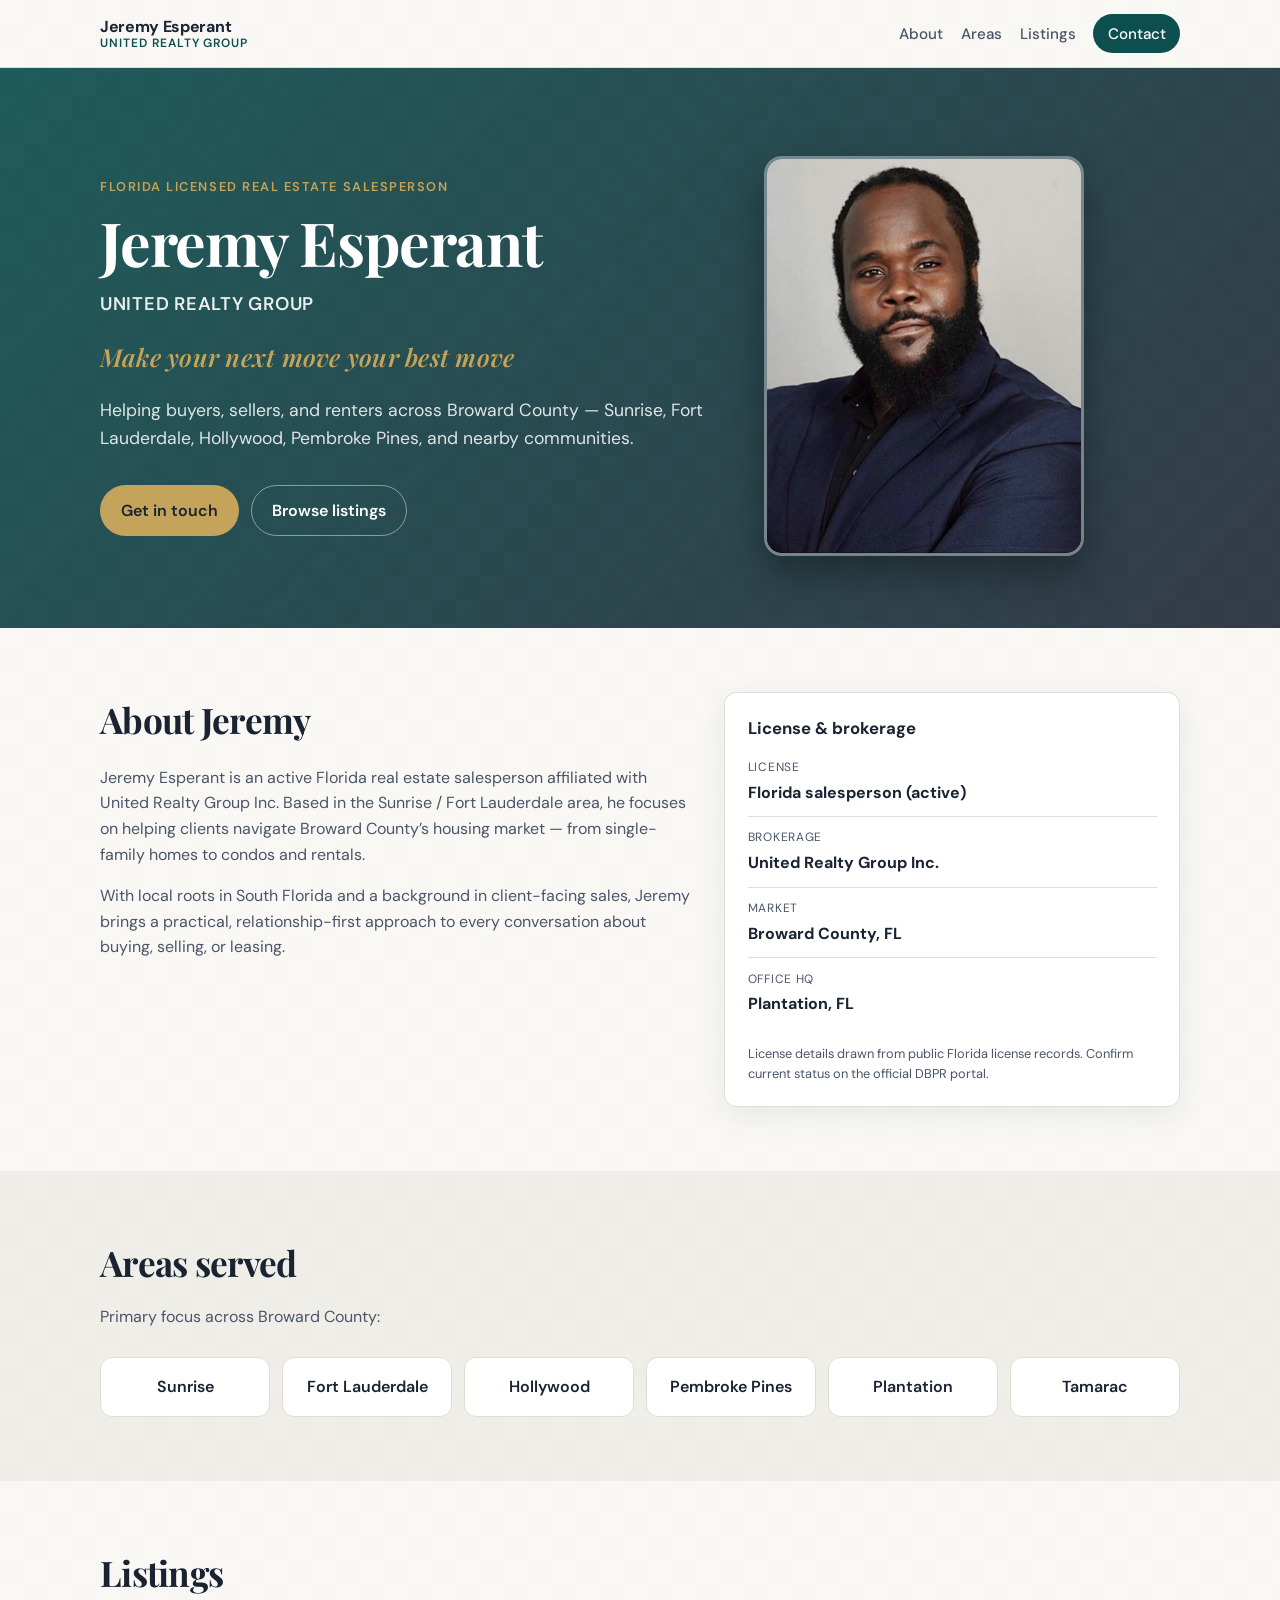
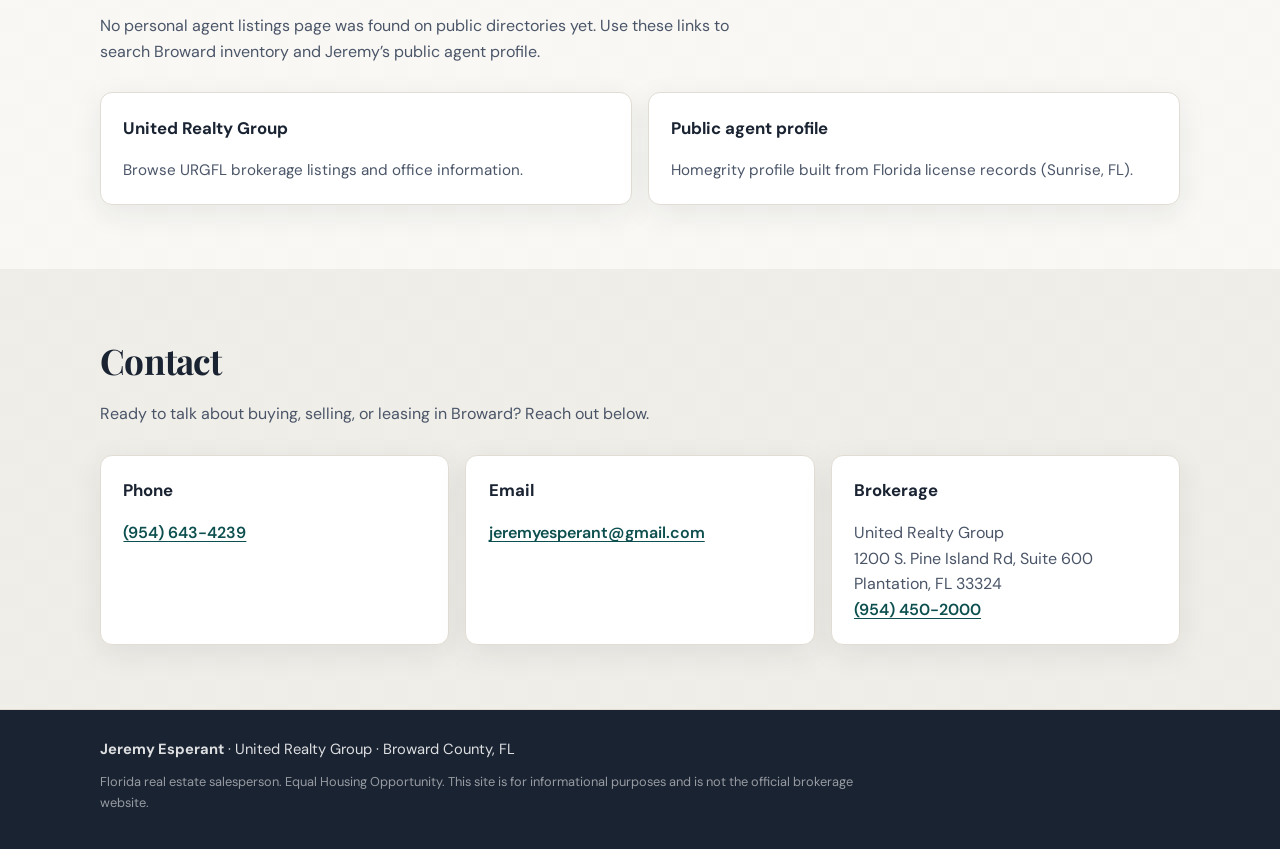
<file: index.html>
<!DOCTYPE html>
<html lang="en">
<head>
  <meta charset="UTF-8" />
  <meta name="viewport" content="width=device-width, initial-scale=1" />
  <title>Jeremy Esperant | United Realty Group | Broward County Real Estate</title>
  <meta name="description" content="Jeremy Esperant — Florida licensed real estate salesperson with United Realty Group, serving Sunrise, Fort Lauderdale, Hollywood, Pembroke Pines, and Broward County." />
  <link rel="preconnect" href="https://fonts.googleapis.com" />
  <link rel="preconnect" href="https://fonts.gstatic.com" crossorigin />
  <link href="https://fonts.googleapis.com/css2?family=DM+Sans:ital,opsz,wght@0,9..40,400;0,9..40,500;0,9..40,600;0,9..40,700;1,9..40,400&family=Playfair+Display:wght@600;700&display=swap" rel="stylesheet" />
  <link rel="stylesheet" href="styles.css" />
</head>
<body>
  <header class="site-header">
    <div class="wrap header-inner">
      <a class="brand" href="#top">
        <span class="brand-name">Jeremy Esperant</span>
        <span class="brand-brokerage">United Realty Group</span>
      </a>
      <nav class="nav" aria-label="Primary">
        <a href="#about">About</a>
        <a href="#areas">Areas</a>
        <a href="#listings">Listings</a>
        <a href="#contact" class="nav-cta">Contact</a>
      </nav>
    </div>
  </header>

  <main id="top">
    <section class="hero">
      <div class="wrap hero-layout">
        <div class="hero-inner">
          <p class="eyebrow">Florida Licensed Real Estate Salesperson</p>
          <h1>Jeremy Esperant</h1>
          <p class="hero-brokerage">United Realty Group</p>
          <p class="hero-slogan">Make your next move your best move</p>
          <p class="hero-tagline">Helping buyers, sellers, and renters across Broward County — Sunrise, Fort Lauderdale, Hollywood, Pembroke Pines, and nearby communities.</p>
          <div class="hero-actions">
            <a class="btn btn-primary" href="#contact">Get in touch</a>
            <a class="btn btn-ghost" href="#listings">Browse listings</a>
          </div>
        </div>
        <div class="hero-photo">
          <img src="jeremy.jpg" alt="Jeremy Esperant, United Realty Group" width="800" height="971" />
        </div>
      </div>
    </section>

    <section id="about" class="section">
      <div class="wrap grid-2">
        <div>
          <h2>About Jeremy</h2>
          <p>Jeremy Esperant is an active Florida real estate salesperson affiliated with United Realty Group Inc. Based in the Sunrise / Fort Lauderdale area, he focuses on helping clients navigate Broward County’s housing market — from single-family homes to condos and rentals.</p>
          <p>With local roots in South Florida and a background in client-facing sales, Jeremy brings a practical, relationship-first approach to every conversation about buying, selling, or leasing.</p>
        </div>
        <aside class="card license-card">
          <h3>License &amp; brokerage</h3>
          <ul class="detail-list">
            <li><span>License</span><strong>Florida salesperson (active)</strong></li>
            <li><span>Brokerage</span><strong>United Realty Group Inc.</strong></li>
            <li><span>Market</span><strong>Broward County, FL</strong></li>
            <li><span>Office HQ</span><strong>Plantation, FL</strong></li>
          </ul>
          <p class="fine-print">License details drawn from public Florida license records. Confirm current status on the official DBPR portal.</p>
        </aside>
      </div>
    </section>

    <section id="areas" class="section section-alt">
      <div class="wrap">
        <h2>Areas served</h2>
        <p class="section-lead">Primary focus across Broward County:</p>
        <ul class="area-grid">
          <li>Sunrise</li>
          <li>Fort Lauderdale</li>
          <li>Hollywood</li>
          <li>Pembroke Pines</li>
          <li>Plantation</li>
          <li>Tamarac</li>
        </ul>
      </div>
    </section>

    <section id="listings" class="section">
      <div class="wrap">
        <h2>Listings</h2>
        <p class="section-lead">No personal agent listings page was found on public directories yet. Use these links to search Broward inventory and Jeremy’s public agent profile.</p>
        <div class="link-cards">
          <a class="card link-card" href="https://www.urgfl.com/" target="_blank" rel="noopener noreferrer">
            <h3>United Realty Group</h3>
            <p>Browse URGFL brokerage listings and office information.</p>
          </a>
          <a class="card link-card" href="https://homegrity.com/agents/esperant-jeremy-rene-545338" target="_blank" rel="noopener noreferrer">
            <h3>Public agent profile</h3>
            <p>Homegrity profile built from Florida license records (Sunrise, FL).</p>
          </a>
        </div>
      </div>
    </section>

    <section id="contact" class="section section-alt">
      <div class="wrap contact-block">
        <h2>Contact</h2>
        <p class="section-lead">Ready to talk about buying, selling, or leasing in Broward? Reach out below.</p>
        <div class="contact-grid">
          <div class="card">
            <h3>Phone</h3>
            <p><a href="tel:9546434239">(954) 643-4239</a></p>
          </div>
          <div class="card">
            <h3>Email</h3>
            <p><a href="mailto:jeremyesperant@gmail.com">jeremyesperant@gmail.com</a></p>
          </div>
          <div class="card">
            <h3>Brokerage</h3>
            <p>United Realty Group<br />1200 S. Pine Island Rd, Suite 600<br />Plantation, FL 33324<br /><a href="tel:9544502000">(954) 450-2000</a></p>
          </div>
        </div>
      </div>
    </section>
  </main>

  <footer class="site-footer">
    <div class="wrap footer-inner">
      <div>
        <strong>Jeremy Esperant</strong>
        <span> · United Realty Group · Broward County, FL</span>
      </div>
      <p class="footer-note">Florida real estate salesperson. Equal Housing Opportunity. This site is for informational purposes and is not the official brokerage website.</p>
    </div>
  </footer>
</body>
</html>
</file>
<file: styles.css>
:root {
  --ink: #1a2332;
  --ink-soft: #4a5568;
  --paper: #faf9f7;
  --paper-alt: #f0eeea;
  --accent: #0d4f4f;
  --accent-hover: #0a3d3d;
  --gold: #c4a35a;
  --line: #e2ddd4;
  --white: #ffffff;
  --radius: 12px;
  --shadow: 0 8px 30px rgba(26, 35, 50, 0.08);
  --font: "DM Sans", system-ui, sans-serif;
  --serif: "Playfair Display", Georgia, serif;
}

*, *::before, *::after { box-sizing: border-box; }
html { scroll-behavior: smooth; }
body {
  margin: 0;
  font-family: var(--font);
  color: var(--ink);
  background-color: #f3efe6;
  background-image:
    linear-gradient(45deg, #e8e0d2 25%, transparent 25%),
    linear-gradient(-45deg, #e8e0d2 25%, transparent 25%),
    linear-gradient(45deg, transparent 75%, #e8e0d2 75%),
    linear-gradient(-45deg, transparent 75%, #e8e0d2 75%);
  background-size: 48px 48px;
  background-position: 0 0, 0 24px, 24px -24px, -24px 0;
  line-height: 1.6;
  -webkit-font-smoothing: antialiased;
}
img { max-width: 100%; display: block; }
a { color: var(--accent); text-decoration-thickness: 1px; text-underline-offset: 3px; }
a:hover { color: var(--accent-hover); }

.wrap {
  width: min(1080px, calc(100% - 2.5rem));
  margin-inline: auto;
}

.site-header {
  position: sticky;
  top: 0;
  z-index: 20;
  background: rgba(250, 249, 247, 0.92);
  backdrop-filter: blur(10px);
  border-bottom: 1px solid var(--line);
}
.header-inner {
  display: flex;
  align-items: center;
  justify-content: space-between;
  gap: 1rem;
  padding: 0.9rem 0;
}
.brand {
  display: flex;
  flex-direction: column;
  text-decoration: none;
  color: inherit;
  line-height: 1.2;
}
.brand-name { font-weight: 700; letter-spacing: -0.02em; }
.brand-brokerage {
  font-size: 0.75rem;
  text-transform: uppercase;
  letter-spacing: 0.08em;
  color: var(--accent);
  font-weight: 600;
}
.nav {
  display: flex;
  align-items: center;
  gap: 1.1rem;
  flex-wrap: wrap;
  justify-content: flex-end;
}
.nav a {
  color: var(--ink-soft);
  text-decoration: none;
  font-size: 0.95rem;
  font-weight: 500;
}
.nav a:hover { color: var(--ink); }
.nav-cta {
  background: var(--accent);
  color: var(--white) !important;
  padding: 0.45rem 0.9rem;
  border-radius: 999px;
}
.nav-cta:hover { background: var(--accent-hover); }

.hero {
  position: relative;
  padding: 5.5rem 0 4.5rem;
  background:
    linear-gradient(135deg, rgba(13, 79, 79, 0.92), rgba(26, 35, 50, 0.88)),
    url("data:image/svg+xml,%3Csvg xmlns='http://www.w3.org/2000/svg' width='80' height='80' viewBox='0 0 80 80'%3E%3Cg fill='%23ffffff' fill-opacity='0.04'%3E%3Cpath d='M0 0h40v40H0V0zm40 40h40v40H40V40z'/%3E%3C/g%3E%3C/svg%3E");
  color: var(--white);
}
.hero-inner { max-width: 720px; }
.eyebrow {
  margin: 0 0 0.75rem;
  font-size: 0.8rem;
  font-weight: 600;
  letter-spacing: 0.12em;
  text-transform: uppercase;
  color: var(--gold);
}
.hero h1 {
  margin: 0;
  font-family: var(--serif);
  font-size: clamp(2.6rem, 6vw, 3.8rem);
  line-height: 1.1;
  letter-spacing: -0.02em;
}
.hero-brokerage {
  margin: 0.85rem 0 0;
  font-size: 1.15rem;
  font-weight: 600;
  letter-spacing: 0.04em;
  text-transform: uppercase;
  color: rgba(255, 255, 255, 0.9);
}
.hero-tagline {
  margin: 1.25rem 0 0;
  font-size: 1.1rem;
  color: rgba(255, 255, 255, 0.85);
  max-width: 38rem;
}
.hero-actions {
  display: flex;
  flex-wrap: wrap;
  gap: 0.75rem;
  margin-top: 2rem;
}

.btn {
  display: inline-flex;
  align-items: center;
  justify-content: center;
  padding: 0.75rem 1.25rem;
  border-radius: 999px;
  font-weight: 600;
  text-decoration: none;
  border: 1px solid transparent;
  transition: background 0.15s ease, color 0.15s ease, border-color 0.15s ease;
}
.btn-primary {
  background: var(--gold);
  color: var(--ink);
}
.btn-primary:hover { filter: brightness(1.05); color: var(--ink); }
.btn-ghost {
  border-color: rgba(255, 255, 255, 0.45);
  color: var(--white);
}
.btn-ghost:hover {
  background: rgba(255, 255, 255, 0.1);
  color: var(--white);
}

.section { padding: 4rem 0; background: rgba(250, 249, 247, 0.92); }
.section-alt { background: rgba(240, 238, 234, 0.92); }
.section h2 {
  margin: 0 0 0.75rem;
  font-family: var(--serif);
  font-size: clamp(1.8rem, 3vw, 2.2rem);
  letter-spacing: -0.02em;
}
.section-lead {
  margin: 0 0 1.75rem;
  color: var(--ink-soft);
  max-width: 40rem;
}
.grid-2 {
  display: grid;
  gap: 2rem;
  grid-template-columns: 1.3fr 1fr;
  align-items: start;
}
.grid-2 p { color: var(--ink-soft); }

.card {
  background: var(--white);
  border: 1px solid var(--line);
  border-radius: var(--radius);
  padding: 1.35rem 1.4rem;
  box-shadow: var(--shadow);
}
.license-card h3,
.card h3 {
  margin: 0 0 1rem;
  font-size: 1.05rem;
}
.detail-list {
  list-style: none;
  margin: 0;
  padding: 0;
}
.detail-list li {
  display: flex;
  flex-direction: column;
  gap: 0.15rem;
  padding: 0.7rem 0;
  border-top: 1px solid var(--line);
}
.detail-list li:first-child { border-top: 0; padding-top: 0; }
.detail-list span {
  font-size: 0.75rem;
  text-transform: uppercase;
  letter-spacing: 0.06em;
  color: var(--ink-soft);
}
.fine-print {
  margin: 1rem 0 0;
  font-size: 0.8rem;
  color: var(--ink-soft);
}

.area-grid {
  list-style: none;
  margin: 0;
  padding: 0;
  display: grid;
  grid-template-columns: repeat(auto-fit, minmax(140px, 1fr));
  gap: 0.75rem;
}
.area-grid li {
  background: var(--white);
  border: 1px solid var(--line);
  border-radius: var(--radius);
  padding: 1rem 1.1rem;
  font-weight: 600;
  text-align: center;
}

.link-cards {
  display: grid;
  gap: 1rem;
  grid-template-columns: repeat(auto-fit, minmax(240px, 1fr));
}
.link-card {
  text-decoration: none;
  color: inherit;
  transition: transform 0.15s ease, border-color 0.15s ease;
}
.link-card:hover {
  transform: translateY(-2px);
  border-color: var(--accent);
  color: inherit;
}
.link-card p {
  margin: 0;
  color: var(--ink-soft);
  font-size: 0.95rem;
}

.contact-grid {
  display: grid;
  gap: 1rem;
  grid-template-columns: repeat(auto-fit, minmax(200px, 1fr));
}
.placeholder {
  margin: 0;
  color: #9a6b2f;
  font-style: italic;
  background: #fff8e8;
  border: 1px dashed #e0c48a;
  border-radius: 8px;
  padding: 0.65rem 0.8rem;
}
.contact-grid .card p { margin: 0; color: var(--ink-soft); }
.contact-grid .card a { font-weight: 600; }

.site-footer {
  border-top: 1px solid var(--line);
  padding: 1.75rem 0 2.25rem;
  background: var(--ink);
  color: rgba(255, 255, 255, 0.85);
}
.footer-inner {
  display: flex;
  flex-direction: column;
  gap: 0.65rem;
  font-size: 0.92rem;
}
.footer-note {
  margin: 0;
  font-size: 0.8rem;
  color: rgba(255, 255, 255, 0.55);
  max-width: 48rem;
}

@media (max-width: 760px) {
  .nav { display: none; }
  .grid-2 { grid-template-columns: 1fr; }
  .hero { padding: 4rem 0 3.25rem; }
  .section { padding: 3rem 0; }
}


.hero-layout {
  display: grid;
  grid-template-columns: 1.2fr 0.8fr;
  gap: 2.5rem;
  align-items: center;
}
.hero-photo {
  justify-self: end;
}
.hero-photo img {
  width: min(320px, 100%);
  height: auto;
  aspect-ratio: 4 / 5;
  object-fit: cover;
  object-position: center top;
  border-radius: 18px;
  border: 3px solid rgba(255, 255, 255, 0.35);
  box-shadow: 0 18px 40px rgba(0, 0, 0, 0.35);
}
@media (max-width: 760px) {
  .hero-layout {
    grid-template-columns: 1fr;
    text-align: center;
  }
  .hero-photo { justify-self: center; order: -1; }
  .hero-tagline { margin-inline: auto; }
  .hero-actions { justify-content: center; }
}


.hero-slogan {
  margin: 1.1rem 0 0;
  font-family: var(--serif);
  font-size: clamp(1.25rem, 2.5vw, 1.55rem);
  font-style: italic;
  font-weight: 600;
  color: var(--gold);
  letter-spacing: 0.01em;
}
</file>
